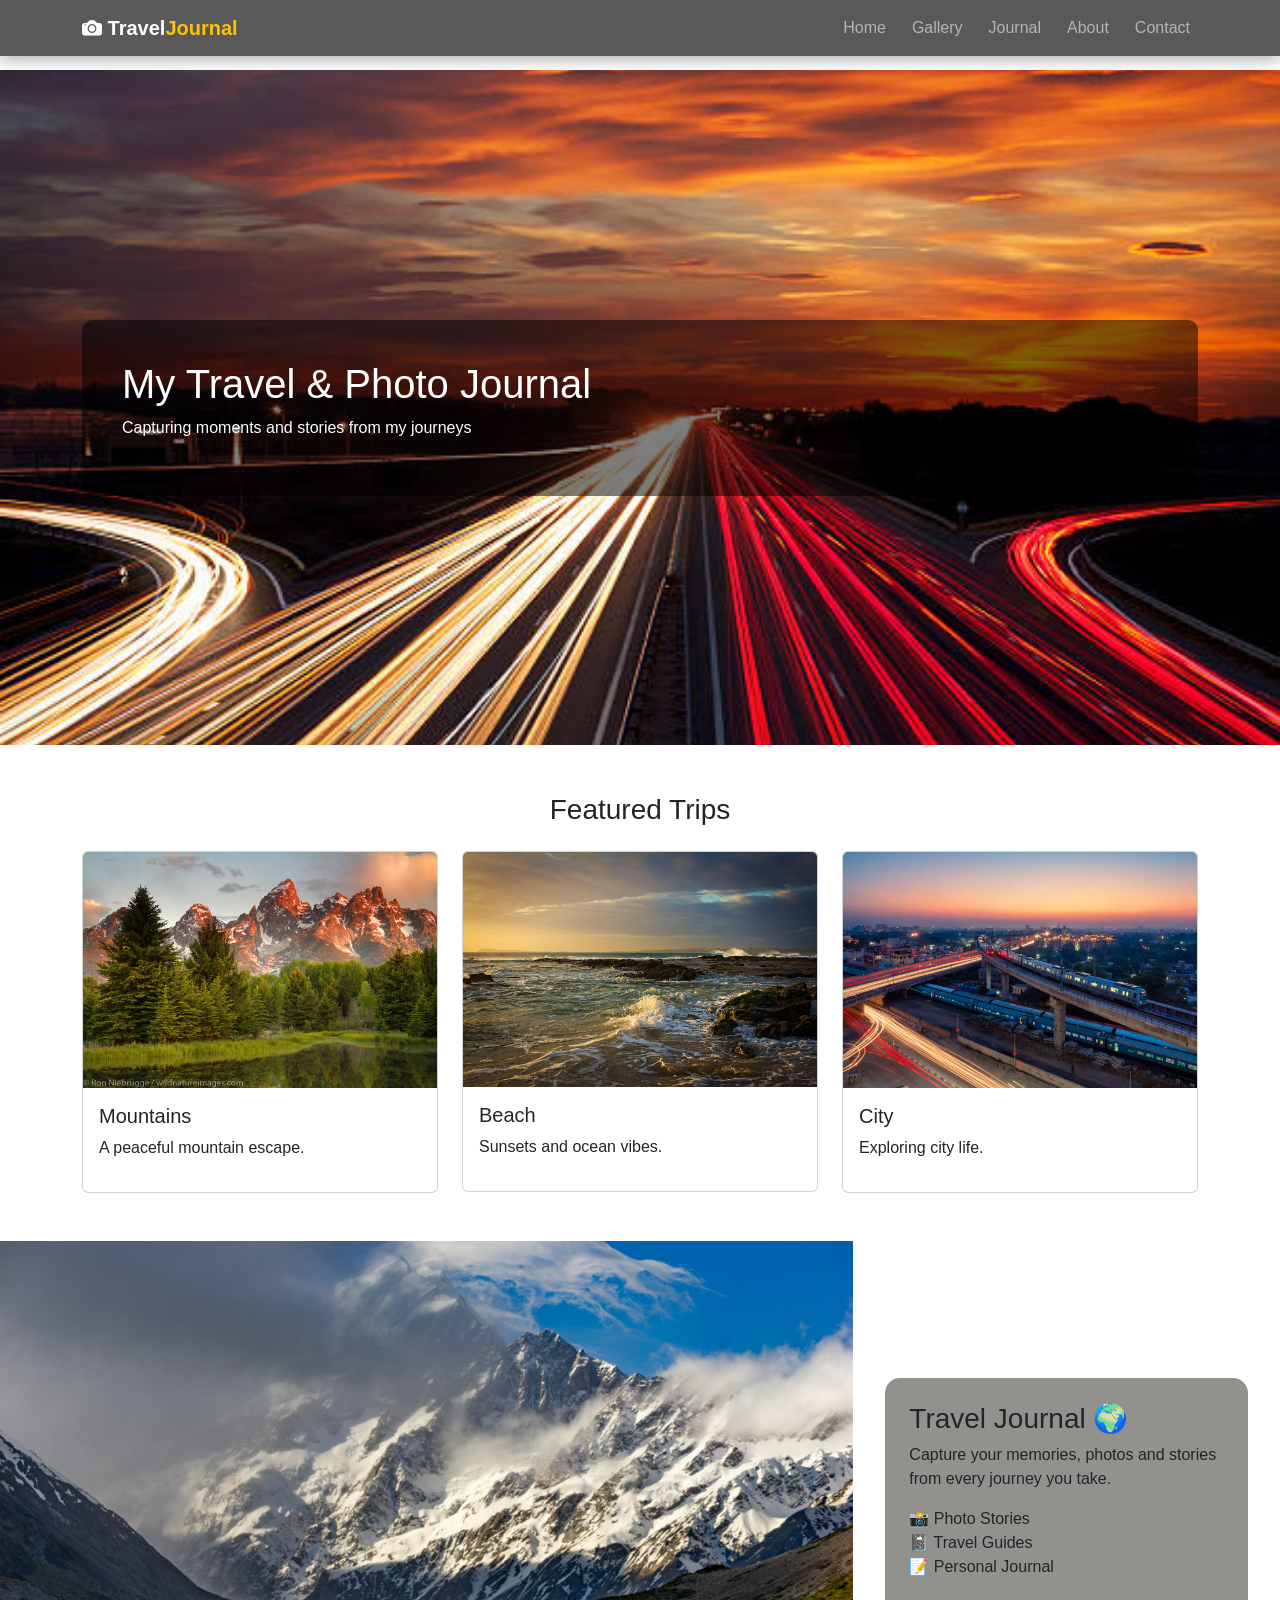
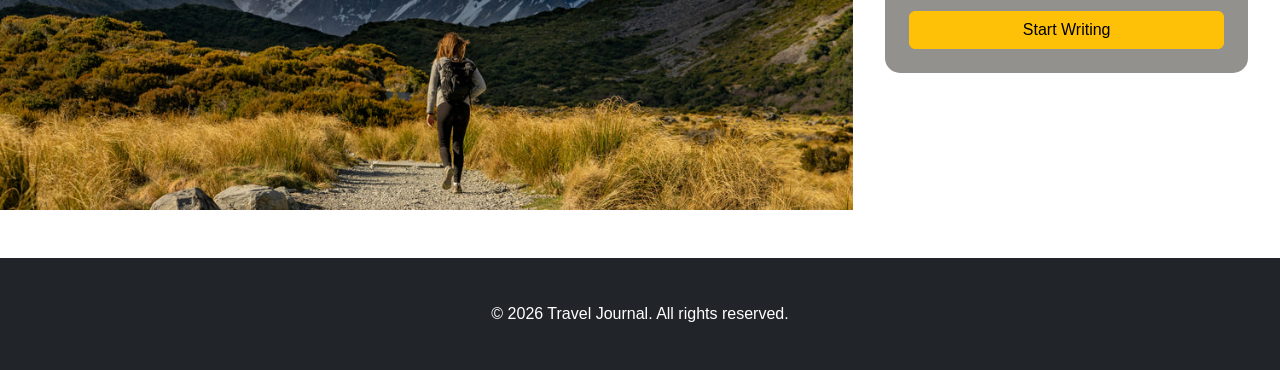
<file: index.html>
<!DOCTYPE html>
<html>

<head>
  <title>Travel Journal</title>

  <link href="https://cdn.jsdelivr.net/npm/bootstrap@5.3.2/dist/css/bootstrap.min.css" rel="stylesheet">
  <link rel="stylesheet" href="https://cdn.jsdelivr.net/npm/bootstrap-icons@1.11.1/font/bootstrap-icons.css">
  <link rel="stylesheet" href="css/style.css">

</head>

<body>
  <div style="height:70px;"></div>


  <!-- Navbar -->
  <nav class="navbar navbar-expand-lg navbar-dark fixed-top glass-nav">
    <div class="container">

      <a class="navbar-brand fw-bold" href="index.html">
        <i class="bi bi-camera-fill"></i>
        Travel<span>Journal</span>
      </a>

      <button class="navbar-toggler" type="button" data-bs-toggle="collapse" data-bs-target="#mainNav">
        <span class="navbar-toggler-icon"></span>
      </button>

      <div class="collapse navbar-collapse" id="mainNav">
        <ul class="navbar-nav ms-auto mb-2 mb-lg-0">

          <li class="nav-item">
            <a class="nav-link" href="index.html">Home</a>
          </li>

          <li class="nav-item">
            <a class="nav-link" href="gallery.html">Gallery</a>
          </li>

          <li class="nav-item">
            <a class="nav-link" href="journal.html">Journal</a>
          </li>

          <li class="nav-item">
            <a class="nav-link" href="about.html">About</a>
          </li>

          <li class="nav-item">
            <a class="nav-link" href="contact.html">Contact</a>
          </li>

        </ul>
      </div>
    </div>
  </nav>


  <!-- Hero -->
  <section class="hero">
    <div class="container">
      <div class="hero-overlay">
        <h1>My Travel & Photo Journal</h1>
        <p>Capturing moments and stories from my journeys</p>
      </div>
    </div>
  </section>

  <!-- Featured Trips -->
  <div class="container my-5">
    <h3 class="text-center mb-4">Featured Trips</h3>

    <div class="row g-4">
      <div class="col-md-4">
        <div class="card">
          <img src="images/adventure-1.jpg" class="card-img-top">
          <div class="card-body">
            <h5>Mountains</h5>
            <p>A peaceful mountain escape.</p>
          </div>
        </div>
      </div>

      <div class="col-md-4">
        <div class="card">
          <img src="images/beach-1.jpg" class="card-img-top">
          <div class="card-body">
            <h5>Beach</h5>
            <p>Sunsets and ocean vibes.</p>
          </div>
        </div>
      </div>

      <div class="col-md-4">
        <div class="card">
          <img src="images/city-life.jpg" class="card-img-top">
          <div class="card-body">
            <h5>City</h5>
            <p>Exploring city life.</p>
          </div>
        </div>
      </div>
    </div>
  </div>

  <!-- Carousel -->
  <!-- CSS Slider -->
  <div class="container-fluid mb-5">
    <div class="row align-items-center">
      <div class="col-lg-8 px-0">
        <div class="css-slider">
          <div class="slides">
            <img src="images/mountain.jpg" alt="Mountains">
            <img src="images/nature.jpg" alt="Nature">
            <img src="images/beach-island.jpg" alt="Beach Island">

            <img src="images/mountain.jpg" alt="Mountains">
          </div>
        </div>
      </div>

      <div class="col-lg-4">
        <div class="travel-side-box p-4">
          <h3>Travel Journal 🌍</h3>
          <p>Capture your memories, photos and stories from every journey you take.</p>

          <ul class="list-unstyled">
            <li>📸 Photo Stories</li>
            <li>📓 Travel Guides</li>
            <li>📝 Personal Journal</li>
          </ul>

          <a href="journal.html" class="btn btn-warning mt-3 w-100">
            Start Writing
          </a>
        </div>
      </div>

    </div>
  </div>

  <!-- Footer -->
  <footer class="bg-dark text-white mt-5">
    <div class="container py-4 text-center">
      <p class="mb-0">© 2026 Travel Journal. All rights reserved.</p>
    </div>
  </footer>

</body>

</html>
</file>
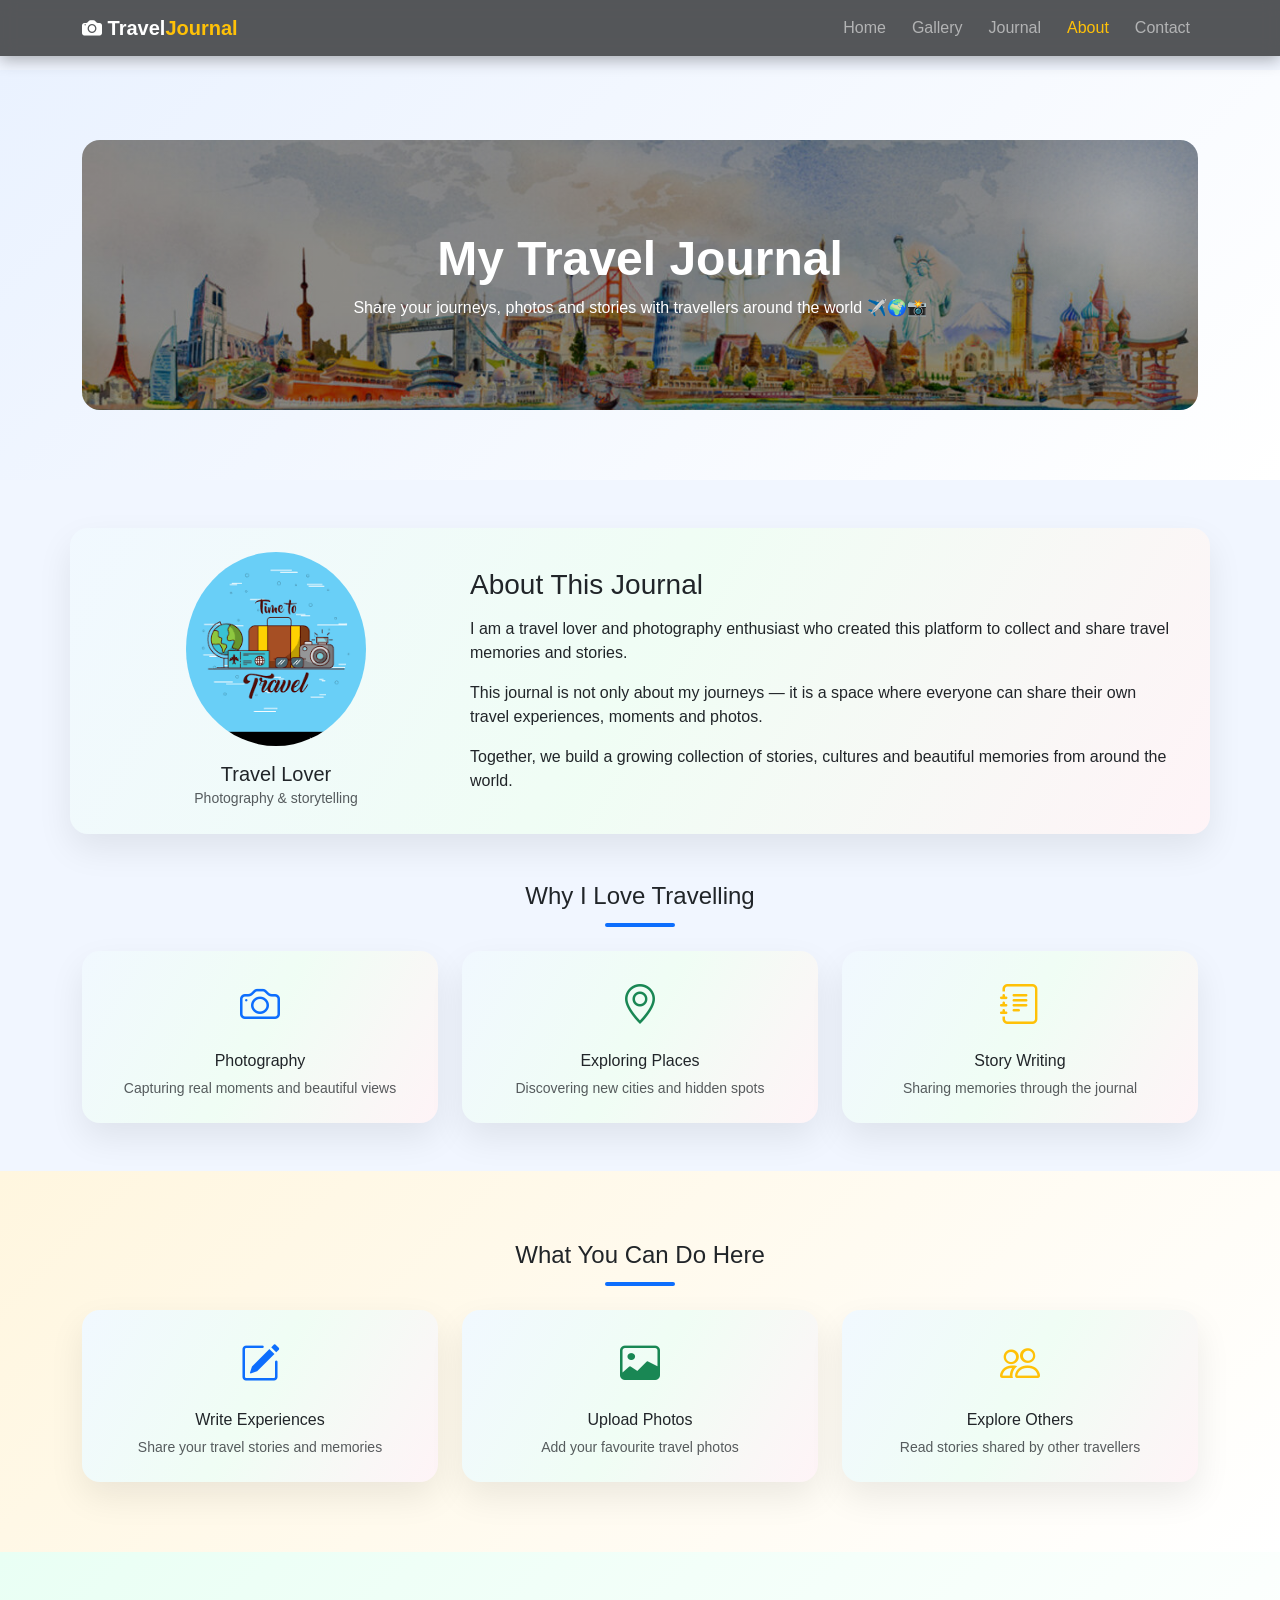
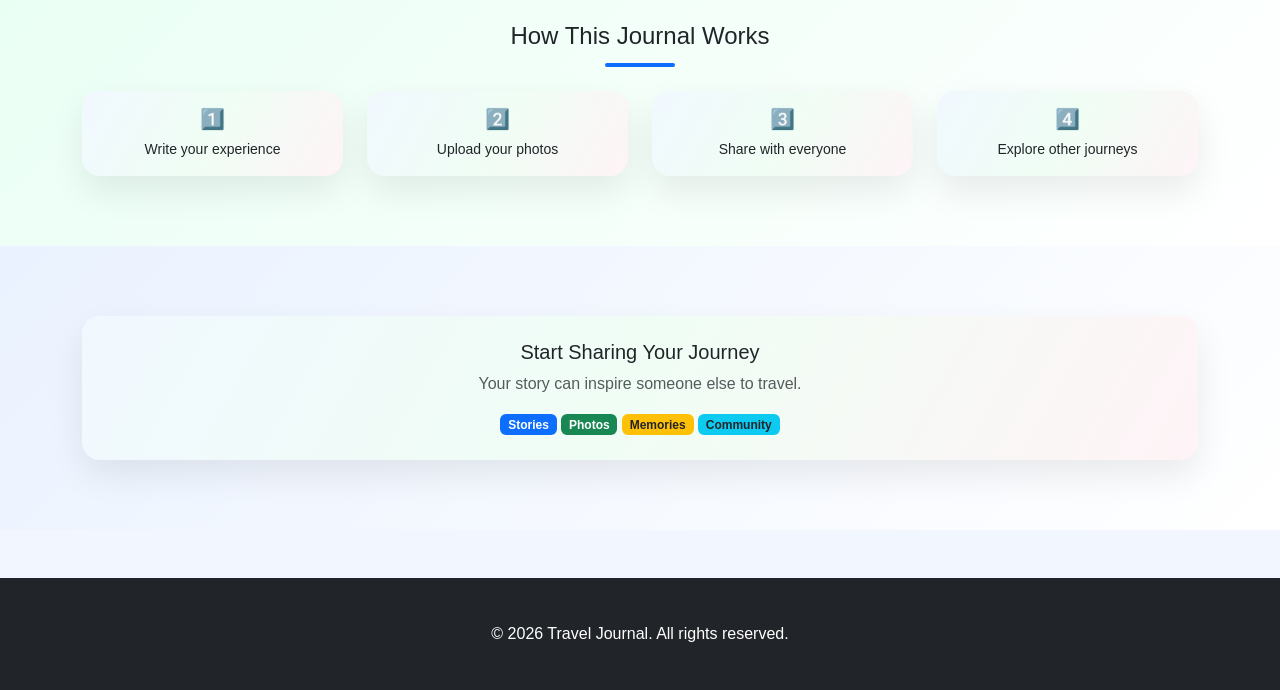
<file: about.html>
<!DOCTYPE html>
<html>

<head>
  <title>About</title>

  <meta name="viewport" content="width=device-width, initial-scale=1">

  <link href="https://cdn.jsdelivr.net/npm/bootstrap@5.3.2/dist/css/bootstrap.min.css" rel="stylesheet">
  <link rel="stylesheet" href="https://cdn.jsdelivr.net/npm/bootstrap-icons@1.11.1/font/bootstrap-icons.css">
  <link rel="stylesheet" href="css/style.css">

  <style>
    body {
      background: #f1f6ff;
    }

    /* Hero section */
    .about-hero {
      background:
        linear-gradient(rgba(0, 0, 0, .45), rgba(0, 0, 0, .45)),
        url("images/travel-journey.jpg") center/cover no-repeat;
      color: white;
      padding: 90px 20px;
      border-radius: 18px;
      position: relative;
      overflow: hidden;
    }

    .about-hero::after {
      content: "";
      position: absolute;
      width: 300px;
      height: 300px;
      background: radial-gradient(circle, rgba(255, 255, 255, .25), transparent 60%);
      top: -80px;
      right: -80px;
    }

    .about-card,
    .fun-box,
    .how-box,
    .closing-card {
      border-radius: 18px;
      box-shadow: 0 15px 35px rgba(0, 0, 0, .08);
      background: #fff;
      position: relative;
      overflow: hidden;
    }

    .fun-box {
      transition: 0.3s ease;
    }

    .fun-box:hover {
      transform: translateY(-10px) scale(1.02);
      box-shadow: 0 20px 45px rgba(0, 0, 0, .15);
    }

    .section-soft-blue {
      background: linear-gradient(135deg, #eaf2ff, #ffffff);
      padding: 70px 0;
    }

    .section-soft-yellow {
      background: linear-gradient(135deg, #fff6df, #ffffff);
      padding: 70px 0;
    }

    .section-soft-green {
      background: linear-gradient(135deg, #e9fff4, #ffffff);
      padding: 70px 0;
    }

    .section-title {
      position: relative;
    }

    .section-title::after {
      content: "";
      width: 70px;
      height: 4px;
      background: #0d6efd;
      display: block;
      margin: 12px auto 0;
      border-radius: 10px;
    }

    @keyframes floaty {

      0%,
      100% {
        transform: translateY(0);
      }

      50% {
        transform: translateY(-8px);
      }
    }

    /* colorful glow overlay */
    .fun-box::before,
    .about-card::before,
    .how-box::before,
    .closing-card::before {
      content: "";
      position: absolute;
      inset: -2px;
      background: linear-gradient(120deg, #4facfe, #43e97b, #fa709a);
      opacity: .08;
      z-index: 0;
    }

    .fun-box>*,
    .about-card>*,
    .how-box>*,
    .closing-card>* {
      position: relative;
      z-index: 1;
    }

  </style>
</head>

<body>

  <div style="height:70px;"></div>

  <!-- NAVBAR -->
  <nav class="navbar navbar-expand-lg navbar-dark fixed-top glass-nav">
    <div class="container">

      <a class="navbar-brand fw-bold" href="index.html">
        <i class="bi bi-camera-fill"></i>
        Travel<span>Journal</span>
      </a>

      <button class="navbar-toggler" type="button" data-bs-toggle="collapse" data-bs-target="#mainNav">
        <span class="navbar-toggler-icon"></span>
      </button>

      <div class="collapse navbar-collapse" id="mainNav">
        <ul class="navbar-nav ms-auto mb-2 mb-lg-0">

          <li class="nav-item"><a class="nav-link" href="index.html">Home</a></li>
          <li class="nav-item"><a class="nav-link" href="gallery.html">Gallery</a></li>
          <li class="nav-item"><a class="nav-link" href="journal.html">Journal</a></li>
          <li class="nav-item"><a class="nav-link active" href="about.html">About</a></li>
          <li class="nav-item"><a class="nav-link" href="contact.html">Contact</a></li>

        </ul>
      </div>
    </div>
  </nav>

  <!-- HERO -->
  <div class="section-soft-blue">
    <div class="container">
      <div class="about-hero text-center">
        <h1 class="fw-bold display-5">My Travel Journal</h1>
        <p class="mt-2 mb-0">
          Share your journeys, photos and stories with travellers around the world ✈️🌍📸
        </p>
      </div>
    </div>
  </div>

  <!-- ABOUT MAIN -->
  <div class="container my-5">
    <div class="row align-items-center about-card p-4">

      <div class="col-md-4 text-center mb-3 mb-md-0">
        <img src="images/about.png" class="img-fluid rounded-circle mb-3" width="180" alt="about">
        <h5 class="mb-0">Travel Lover</h5>
        <small class="text-muted">Photography & storytelling</small>
      </div>

      <div class="col-md-8">
        <h3 class="mb-3">About This Journal</h3>

        <p>
          I am a travel lover and photography enthusiast who created this
          platform to collect and share travel memories and stories.
        </p>

        <p>
          This journal is not only about my journeys — it is a space where
          everyone can share their own travel experiences, moments and photos.
        </p>

        <p class="mb-0">
          Together, we build a growing collection of stories, cultures and
          beautiful memories from around the world.
        </p>
      </div>

    </div>
  </div>

  <!-- WHY I LOVE TRAVELLING -->
  <div class="container my-5">
    <h4 class="text-center mb-4 section-title">Why I Love Travelling</h4>

    <div class="row g-4 text-center">

      <div class="col-md-4">
        <div class="p-4 fun-box h-100">
          <i class="bi bi-camera fs-1 text-primary"></i>
          <h6 class="mt-3">Photography</h6>
          <p class="small text-muted mb-0">
            Capturing real moments and beautiful views
          </p>
        </div>
      </div>

      <div class="col-md-4">
        <div class="p-4 fun-box h-100">
          <i class="bi bi-geo-alt fs-1 text-success"></i>
          <h6 class="mt-3">Exploring Places</h6>
          <p class="small text-muted mb-0">
            Discovering new cities and hidden spots
          </p>
        </div>
      </div>

      <div class="col-md-4">
        <div class="p-4 fun-box h-100">
          <i class="bi bi-journal-text fs-1 text-warning"></i>
          <h6 class="mt-3">Story Writing</h6>
          <p class="small text-muted mb-0">
            Sharing memories through the journal
          </p>
        </div>
      </div>

    </div>
  </div>

  <!-- WHAT YOU CAN DO -->
  <div class="section-soft-yellow">
    <div class="container">

      <h4 class="text-center mb-4 section-title">What You Can Do Here</h4>

      <div class="row g-4 text-center">

        <div class="col-md-4">
          <div class="p-4 fun-box h-100">
            <i class="bi bi-pencil-square fs-1 text-primary"></i>
            <h6 class="mt-3">Write Experiences</h6>
            <p class="small text-muted mb-0">
              Share your travel stories and memories
            </p>
          </div>
        </div>

        <div class="col-md-4">
          <div class="p-4 fun-box h-100">
            <i class="bi bi-image fs-1 text-success"></i>
            <h6 class="mt-3">Upload Photos</h6>
            <p class="small text-muted mb-0">
              Add your favourite travel photos
            </p>
          </div>
        </div>

        <div class="col-md-4">
          <div class="p-4 fun-box h-100">
            <i class="bi bi-people fs-1 text-warning"></i>
            <h6 class="mt-3">Explore Others</h6>
            <p class="small text-muted mb-0">
              Read stories shared by other travellers
            </p>
          </div>
        </div>

      </div>

    </div>
  </div>

  <!-- HOW IT WORKS -->
  <div class="section-soft-green">
    <div class="container">

      <h4 class="text-center mb-4 section-title">How This Journal Works</h4>

      <div class="row g-4">

        <div class="col-md-3 text-center">
          <div class="p-3 how-box h-100">
            <h5>1️⃣</h5>
            <p class="mb-0 small">Write your experience</p>
          </div>
        </div>

        <div class="col-md-3 text-center">
          <div class="p-3 how-box h-100">
            <h5>2️⃣</h5>
            <p class="mb-0 small">Upload your photos</p>
          </div>
        </div>

        <div class="col-md-3 text-center">
          <div class="p-3 how-box h-100">
            <h5>3️⃣</h5>
            <p class="mb-0 small">Share with everyone</p>
          </div>
        </div>

        <div class="col-md-3 text-center">
          <div class="p-3 how-box h-100">
            <h5>4️⃣</h5>
            <p class="mb-0 small">Explore other journeys</p>
          </div>
        </div>

      </div>

    </div>
  </div>

  <!-- FINAL CARD -->
  <div class="section-soft-blue">
    <div class="container">

      <div class="card border-0 p-4 text-center closing-card">

        <h5 class="mb-2">Start Sharing Your Journey</h5>

        <p class="text-muted mb-3">
          Your story can inspire someone else to travel.
        </p>

        <div>
          <span class="badge bg-primary">Stories</span>
          <span class="badge bg-success">Photos</span>
          <span class="badge bg-warning text-dark">Memories</span>
          <span class="badge bg-info text-dark">Community</span>
        </div>

      </div>

    </div>
  </div>

  <!-- FOOTER -->
  <footer class="bg-dark text-white mt-5">
    <div class="container py-4 text-center">
      <p class="mb-0">© 2026 Travel Journal. All rights reserved.</p>
    </div>
  </footer>
  
</body>

</html>
</file>
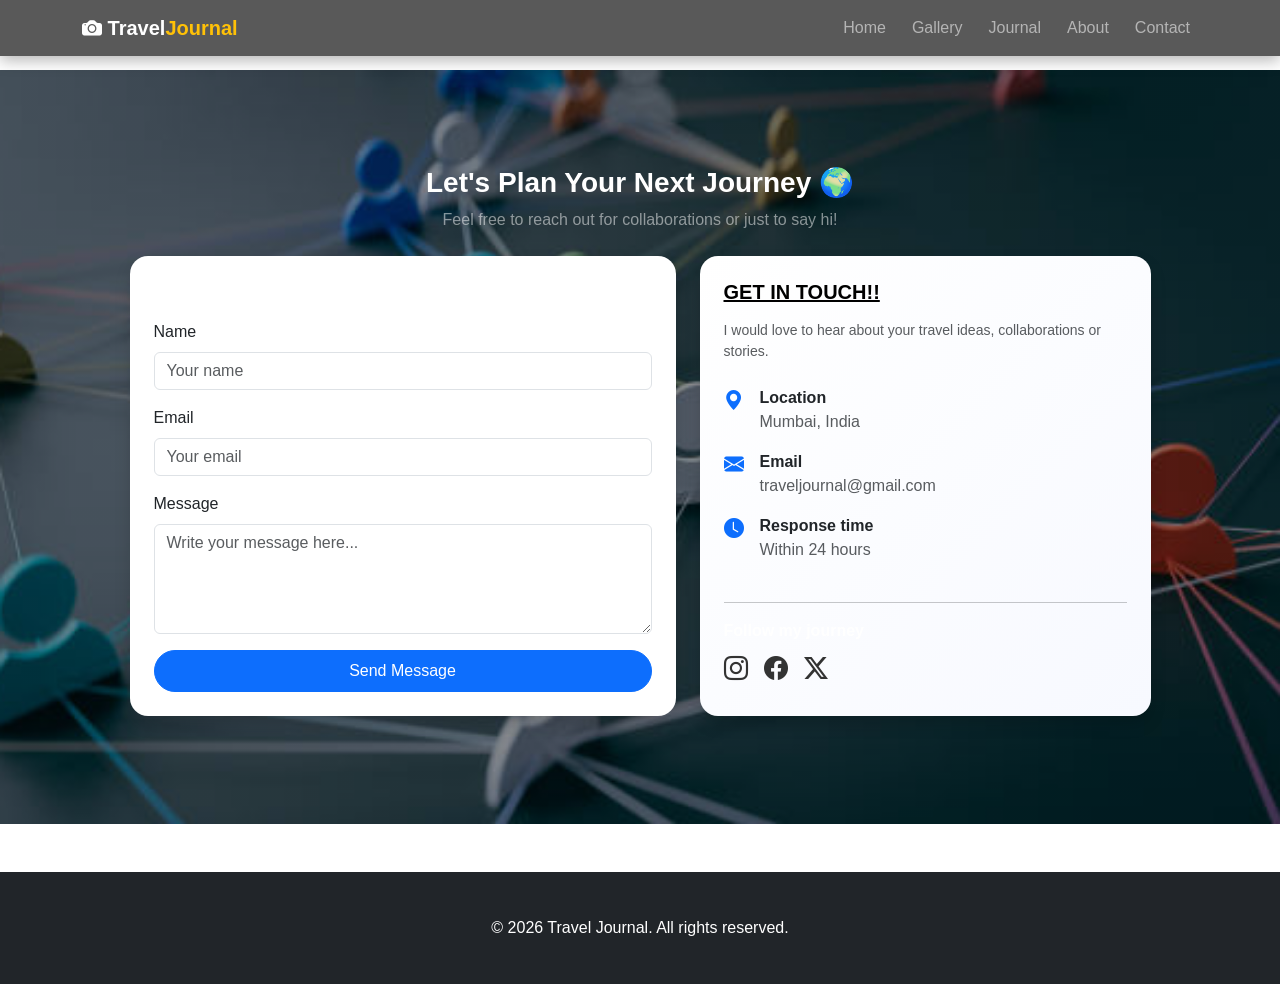
<file: contact.html>
<!DOCTYPE html>
<html lang="en">

<head>
  <meta charset="UTF-8">
  <title>Contact</title>

  <meta name="viewport" content="width=device-width, initial-scale=1">

  <!-- Bootstrap -->
  <link href="https://cdn.jsdelivr.net/npm/bootstrap@5.3.2/dist/css/bootstrap.min.css" rel="stylesheet">

  <!-- Bootstrap Icons -->
  <link rel="stylesheet" href="https://cdn.jsdelivr.net/npm/bootstrap-icons@1.11.1/font/bootstrap-icons.css">

  <!-- Your main CSS -->
  <link rel="stylesheet" href="css/style.css">
</head>

<body>

  <!-- Space for fixed navbar -->
  <div style="height:70px;"></div>

  <!-- Navbar -->
  <nav class="navbar navbar-expand-lg navbar-dark fixed-top glass-nav">
    <div class="container">

      <a class="navbar-brand fw-bold" href="index.html">
        <i class="bi bi-camera-fill"></i>
        Travel<span>Journal</span>
      </a>

      <button class="navbar-toggler" type="button" data-bs-toggle="collapse" data-bs-target="#mainNav">
        <span class="navbar-toggler-icon"></span>
      </button>

      <div class="collapse navbar-collapse" id="mainNav">
        <ul class="navbar-nav ms-auto mb-2 mb-lg-0">

          <li class="nav-item">
            <a class="nav-link" href="index.html">Home</a>
          </li>

          <li class="nav-item">
            <a class="nav-link" href="gallery.html">Gallery</a>
          </li>

          <li class="nav-item">
            <a class="nav-link" href="journal.html">Journal</a>
          </li>

          <li class="nav-item">
            <a class="nav-link" href="about.html">About</a>
          </li>

          <li class="nav-item">
            <a class="nav-link" href="contact.html">Contact</a>
          </li>

        </ul>
      </div>
    </div>
  </nav>


  <!-- Contact Section -->
  <!-- Contact Section -->
  <section class="contact-hero pt-5">

    <div class="container my-5">

      <h3 class="text-center mb-2 text-white fw-bold">Let's Plan Your Next Journey 🌍</h3>
      <p class="text-center text-white-50 mb-4">
        Feel free to reach out for collaborations or just to say hi!
      </p>

      <div class="row justify-content-center g-4">

        <!-- Contact form -->
        <div class="col-md-6">
          <div class="card shadow border-0 p-4 contact-card h-100">

            <h5 class="mb-3">Send a message</h5>

            <form>
              <div class="mb-3">
                <label class="form-label">Name</label>
                <input type="text" class="form-control" placeholder="Your name" required>
              </div>

              <div class="mb-3">
                <label class="form-label">Email</label>
                <input type="email" class="form-control" placeholder="Your email" required>
              </div>

              <div class="mb-3">
                <label class="form-label">Message</label>
                <textarea class="form-control" rows="4" placeholder="Write your message here..." required></textarea>
              </div>

              <button type="submit" class="btn btn-primary w-100 rounded-pill py-2">
                Send Message
              </button>
            </form>

          </div>
        </div>

        <!-- Contact info -->
        <div class="col-md-5">
          <div class="card shadow border-0 p-4 contact-card h-100 info-card">

            <h5 class="mb-3" style="color: black; font-weight: 600; font-family: 'Segoe UI', sans-serif;"><u>GET IN TOUCH!!</u></h5>
            <p class="text-muted small mb-4">
              I would love to hear about your travel ideas, collaborations or stories.
            </p>

            <div class="d-flex align-items-start mb-3">
              <i class="bi bi-geo-alt-fill me-3 text-primary fs-5"></i>
              <div>
                <strong>Location</strong>
                <div class="text-muted">Mumbai, India</div>
              </div>
            </div>

            <div class="d-flex align-items-start mb-3">
              <i class="bi bi-envelope-fill me-3 text-primary fs-5"></i>
              <div>
                <strong>Email</strong>
                <div class="text-muted">traveljournal@gmail.com</div>
              </div>
            </div>

            <div class="d-flex align-items-start mb-4">
              <i class="bi bi-clock-fill me-3 text-primary fs-5"></i>
              <div>
                <strong>Response time</strong>
                <div class="text-muted">Within 24 hours</div>
              </div>
            </div>

            <hr>

            <p class="mb-2 fw-semibold">Follow my journey</p>

            <div class="d-flex gap-3 fs-4 social-icons">
              <a href="#" class="social-link"><i class="bi bi-instagram"></i></a>
              <a href="#" class="social-link"><i class="bi bi-facebook"></i></a>
              <a href="#" class="social-link"><i class="bi bi-twitter-x"></i></a>
            </div>

          </div>

        </div>

      </div>

  </section>


  <!-- Footer -->
  <footer class="bg-dark text-white mt-5">
    <div class="container py-4 text-center">
      <p class="mb-0">© 2026 Travel Journal. All rights reserved.</p>
    </div>
  </footer>


</body>

</html>
</file>
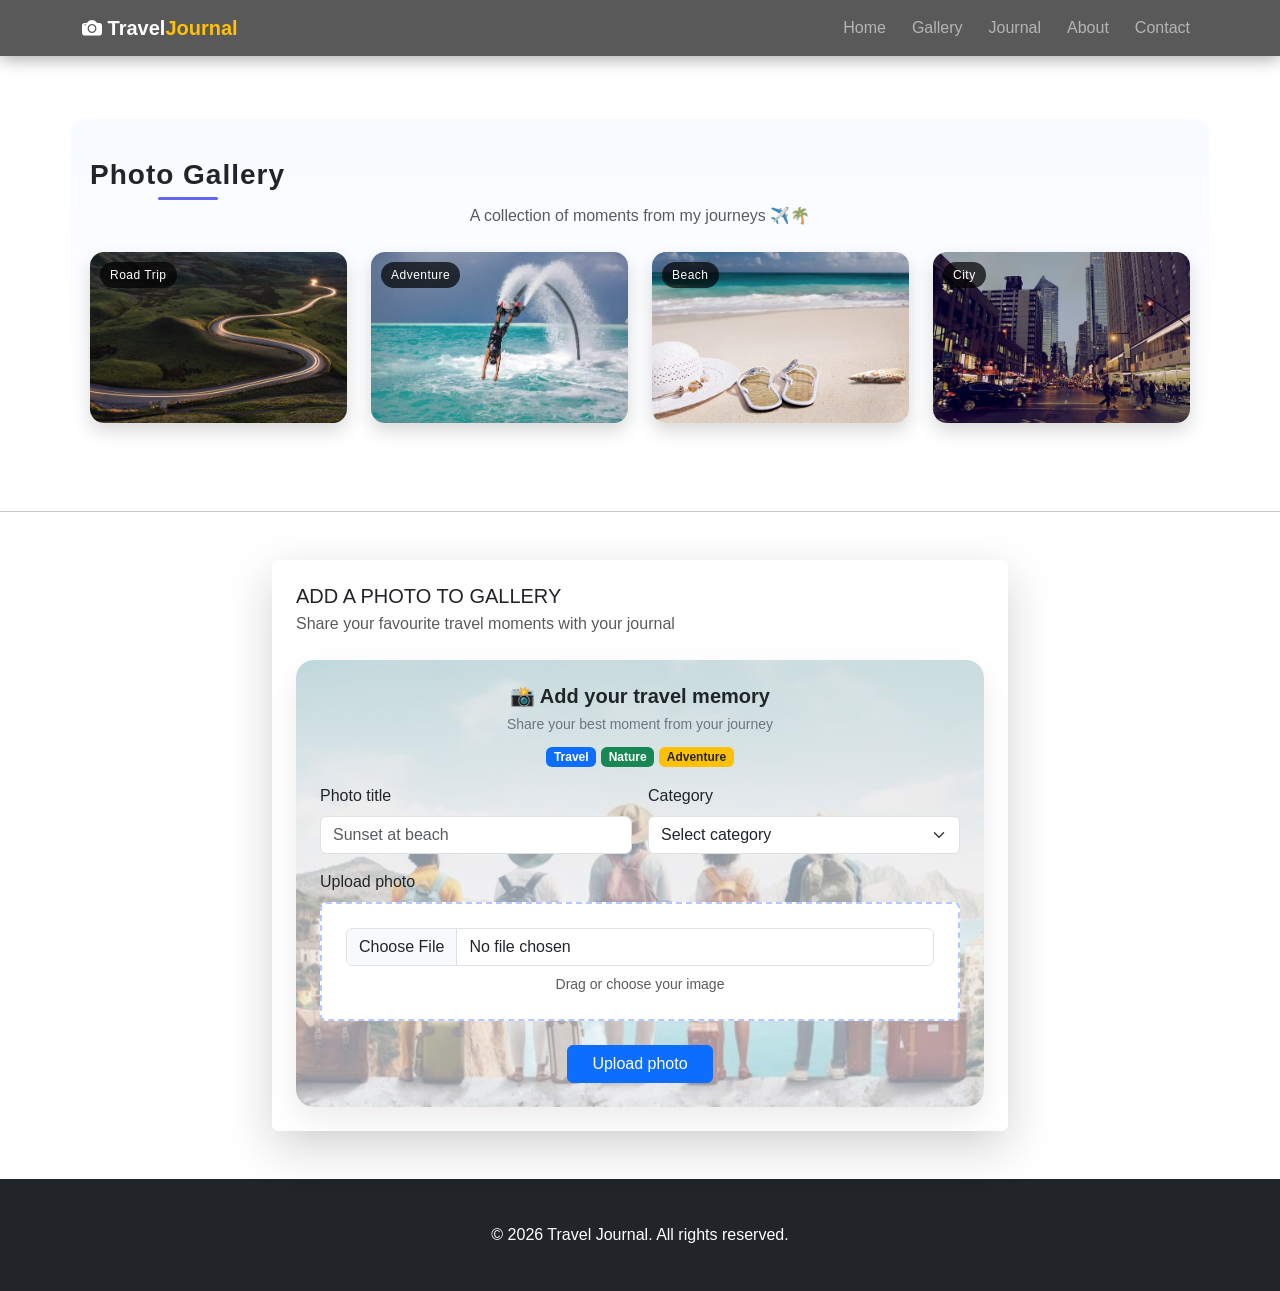
<file: gallery.html>
<!DOCTYPE html>
<html>

<head>
  <title>Gallery</title>
  <link href="https://cdn.jsdelivr.net/npm/bootstrap@5.3.2/dist/css/bootstrap.min.css" rel="stylesheet">
  <link rel="stylesheet" href="https://cdn.jsdelivr.net/npm/bootstrap-icons@1.11.1/font/bootstrap-icons.css">
  <link rel="stylesheet" href="css/style.css">

  <!-- Small UI enhancements -->
  <style>
    .gallery-section{
      padding:40px 20px;
      border-radius:18px;
      background: linear-gradient(180deg,#f8fbff,#ffffff);
    }

    .gallery-img{
      position:relative;
      overflow:hidden;
      border-radius:14px;
    }

    .gallery-img img{
      transition:transform .4s ease;
      width:100%;
      height:100%;
      object-fit:cover;
    }

    .gallery-img:hover img{
      transform:scale(1.08);
    }
  </style>
</head>

<body>

<div style="height:70px;"></div>

<nav class="navbar navbar-expand-lg navbar-dark fixed-top glass-nav">
  <div class="container">

    <a class="navbar-brand fw-bold" href="index.html">
      <i class="bi bi-camera-fill"></i>
      Travel<span>Journal</span>
    </a>

    <button class="navbar-toggler" type="button" data-bs-toggle="collapse" data-bs-target="#mainNav">
      <span class="navbar-toggler-icon"></span>
    </button>

    <div class="collapse navbar-collapse" id="mainNav">
      <ul class="navbar-nav ms-auto mb-2 mb-lg-0">

        <li class="nav-item"><a class="nav-link" href="index.html">Home</a></li>
        <li class="nav-item"><a class="nav-link" href="gallery.html">Gallery</a></li>
        <li class="nav-item"><a class="nav-link" href="journal.html">Journal</a></li>
        <li class="nav-item"><a class="nav-link" href="about.html">About</a></li>
        <li class="nav-item"><a class="nav-link" href="contact.html">Contact</a></li>

      </ul>
    </div>
  </div>
</nav>


<!-- Gallery section -->
<div class="container my-5 gallery-section">

  <h3 class="text-center mb-1 gallery-title">Photo Gallery</h3>
  <p class="text-center text-muted mb-4">
    A collection of moments from my journeys ✈️🌴
  </p>

  <div class="row g-4">

    <div class="col-lg-3 col-md-4 col-sm-6">
      <div class="gallery-img">
        <span class="gallery-badge">Road Trip</span>
        <img src="images/longdrive-1.jpg" class="img-fluid" alt="">
        <div class="gallery-caption">
          <h6>Long Drive</h6>
          <small>Peaceful road trip</small>
        </div>
      </div>
    </div>

    <div class="col-lg-3 col-md-4 col-sm-6">
      <div class="gallery-img">
        <span class="gallery-badge">Adventure</span>
        <img src="images/water-sports.jpg" class="img-fluid" alt="">
        <div class="gallery-caption">
          <h6>Water Sports</h6>
          <small>Fun in the water</small>
        </div>
      </div>
    </div>

    <div class="col-lg-3 col-md-4 col-sm-6">
      <div class="gallery-img">
        <span class="gallery-badge">Beach</span>
        <img src="images/beach-2.jpg" class="img-fluid" alt="">
        <div class="gallery-caption">
          <h6>Beach Escape</h6>
          <small>Relaxing at the beach</small>
        </div>
      </div>
    </div>

    <div class="col-lg-3 col-md-4 col-sm-6">
      <div class="gallery-img">
        <span class="gallery-badge">City</span>
        <img src="images/citylife-1.jpg" class="img-fluid" alt="">
        <div class="gallery-caption">
          <h6>City Life</h6>
          <small>Vibrant city life</small>
        </div>
      </div>
    </div>

  </div>
</div>


<hr class="my-5">


<!-- Upload section -->
<div class="container my-5">

  <div class="row justify-content-center">

    <div class="col-md-10 col-lg-8">

      <div class="card shadow-lg border-0 p-4">

        <h5 class="mb-1 fw-semibo ld">ADD A PHOTO TO GALLERY</h5>
        <p class="text-muted mb-4">
          Share your favourite travel moments with your journal
        </p>

        <div class="upload-card p-4">

          <div class="upload-header mb-3 text-center">
            <h5 class="mb-1">📸 Add your travel memory</h5>
            <small>Share your best moment from your journey</small>

            <div class="mt-2">
              <span class="badge bg-primary">Travel</span>
              <span class="badge bg-success">Nature</span>
              <span class="badge bg-warning text-dark">Adventure</span>
            </div>  
          </div>

          <!-- single form only -->
          <form>

            <div class="row g-3">

              <div class="col-md-6">
                <label class="form-label">Photo title</label>
                <input type="text" class="form-control" placeholder="Sunset at beach" required>
              </div>

              <div class="col-md-6">
                <label class="form-label">Category</label>
                <select class="form-select">
                  <option selected disabled>Select category</option>
                  <option>Road Trip</option>
                  <option>Adventure</option>
                  <option>Beach</option>
                  <option>City</option>
                  <option>Nature</option>
                </select>
              </div>

              <div class="col-12">
                <label class="form-label">Upload photo</label>

                <div class="upload-box text-center p-4 rounded">
                  <input type="file" class="form-control">
                  <p class="mt-2 mb-0 small text-muted">
                    Drag or choose your image
                  </p>
                </div>
              </div>

            </div>

            <div class="text-center mt-4">
              <button type="submit" class="btn btn-primary px-4">
                Upload photo
              </button>
            </div>

          </form>

        </div>

      </div>

    </div>

  </div>

</div>


<footer class="bg-dark text-white mt-5">
  <div class="container py-4 text-center">
    <p class="mb-0">© 2026 Travel Journal. All rights reserved.</p>
  </div>
</footer>

</body>
</html>
</file>
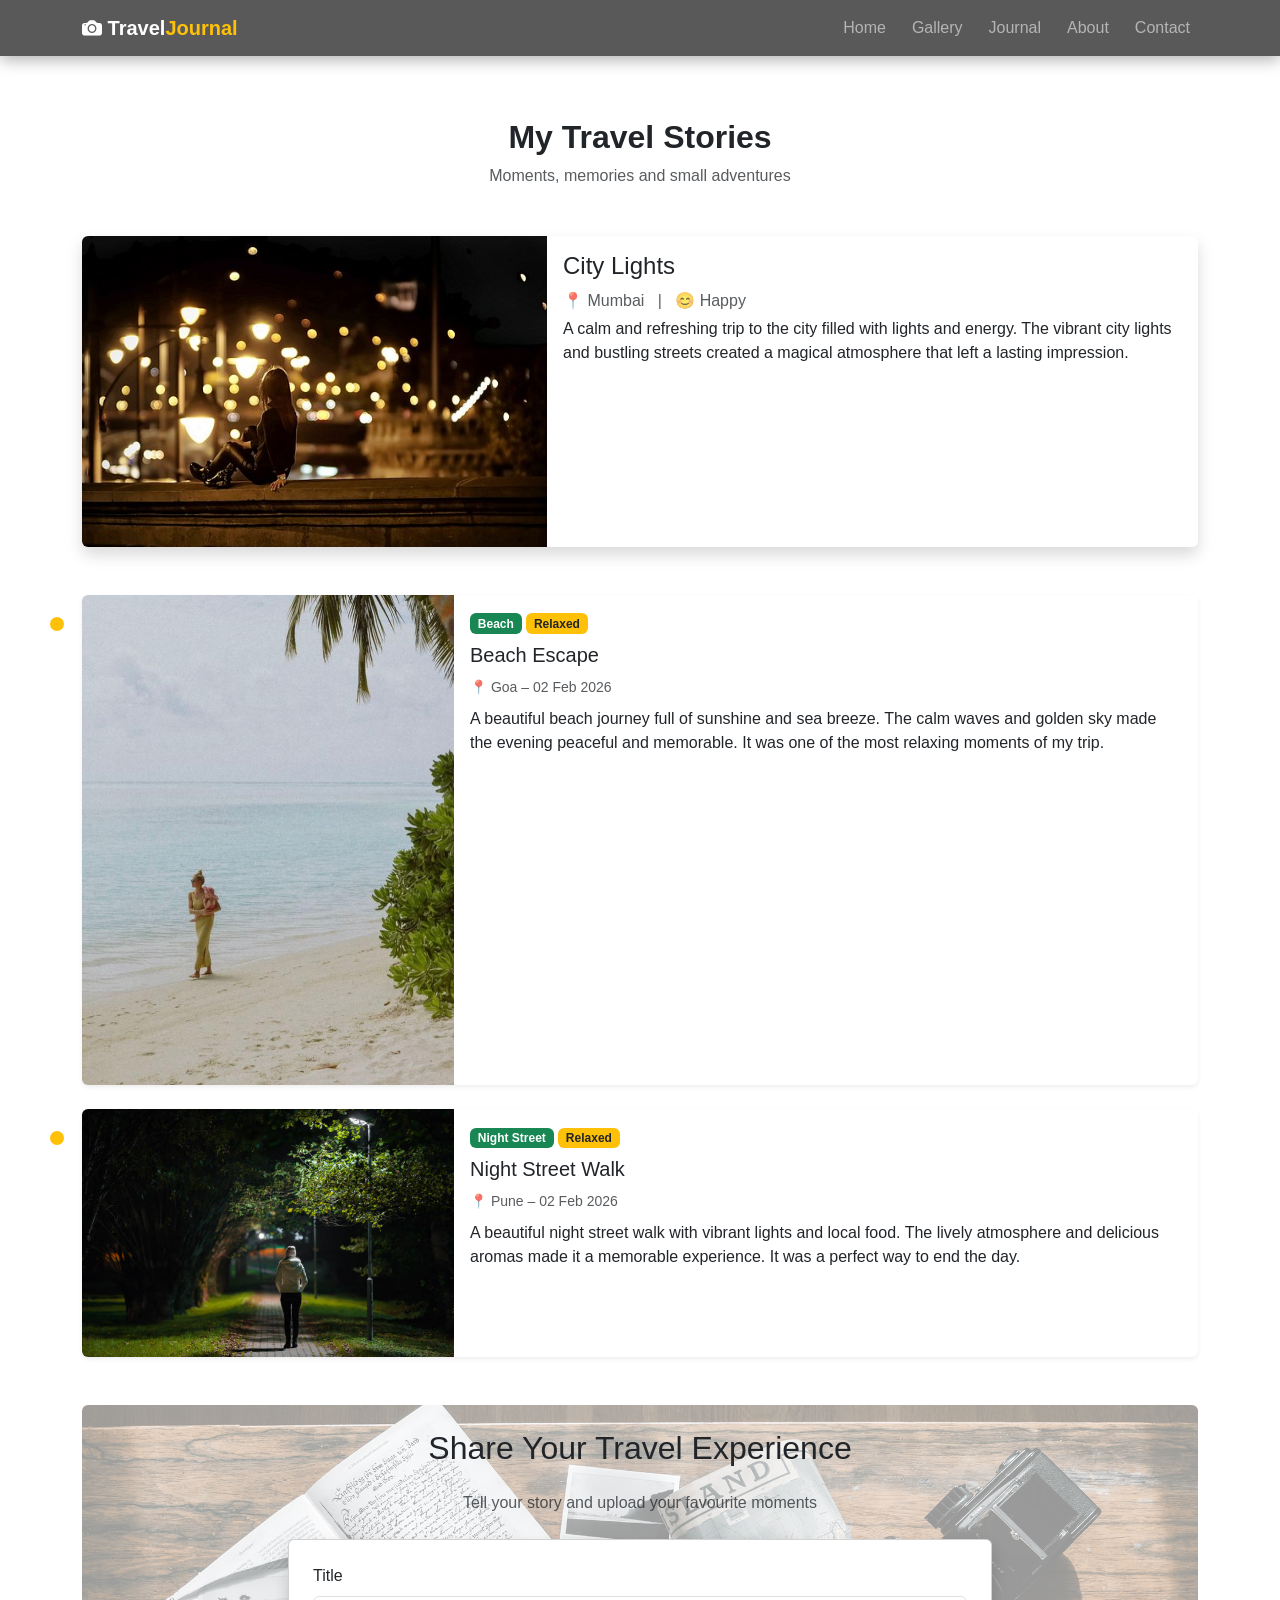
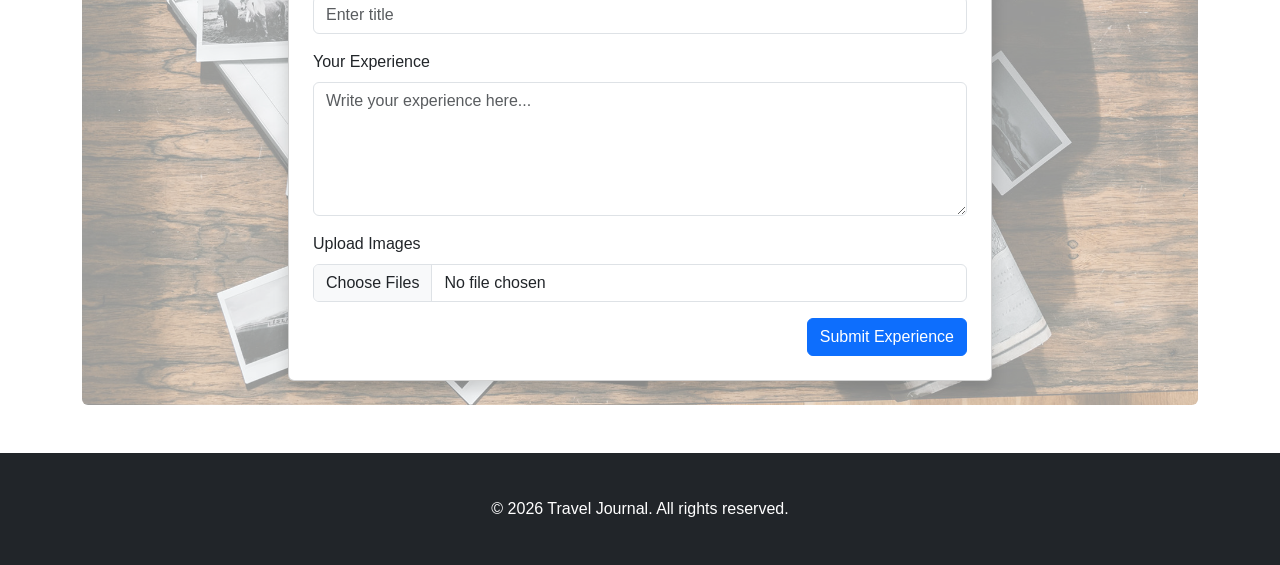
<file: journal.html>
<!DOCTYPE html>
<html>

<head>
  <meta name="viewport" content="width=device-width, initial-scale=1">
  <title>Journal</title>
  <link href="https://cdn.jsdelivr.net/npm/bootstrap@5.3.2/dist/css/bootstrap.min.css" rel="stylesheet">
  <link rel="stylesheet" href="https://cdn.jsdelivr.net/npm/bootstrap-icons@1.11.1/font/bootstrap-icons.css">
  <link rel="stylesheet" href="css/style.css">
</head>

<body>
  <div style="height:70px;"></div>


  <nav class="navbar navbar-expand-lg navbar-dark fixed-top glass-nav">
    <div class="container">

      <a class="navbar-brand fw-bold" href="index.html">
        <i class="bi bi-camera-fill"></i>
        Travel<span>Journal</span>
      </a>

      <button class="navbar-toggler" type="button" data-bs-toggle="collapse" data-bs-target="#mainNav">
        <span class="navbar-toggler-icon"></span>
      </button>

      <div class="collapse navbar-collapse" id="mainNav">
        <ul class="navbar-nav ms-auto mb-2 mb-lg-0">

          <li class="nav-item">
            <a class="nav-link" href="index.html">Home</a>
          </li>

          <li class="nav-item">
            <a class="nav-link" href="gallery.html">Gallery</a>
          </li>

          <li class="nav-item">
            <a class="nav-link" href="journal.html">Journal</a>
          </li>

          <li class="nav-item">
            <a class="nav-link" href="about.html">About</a>
          </li>

          <li class="nav-item">
            <a class="nav-link" href="contact.html">Contact</a>
          </li>

        </ul>
      </div>
    </div>
  </nav>


  <div class="container my-5">

    <!-- Page header -->
    <div class="text-center mb-5">
      <h2 class="fw-bold">My Travel Stories</h2>
      <p class="text-muted">Moments, memories and small adventures</p>

    </div>

    <!-- Featured story -->
    <div class="card mb-5 shadow border-0 journal-feature">
      <div class="row g-0">
        <div class="col-md-5">
          <img src="images/city-lights.jpg" class="img-fluid h-100 rounded-start" style="object-fit:cover;"
            loading="lazy">
        </div>
        <div class="col-md-7">
          <div class="card-body">
            <h4>City Lights</h4>
            <p class="text-muted mb-1">📍 Mumbai &nbsp; | &nbsp; 😊 Happy</p>
            <p>A calm and refreshing trip to the city filled with lights and energy. The vibrant city lights and
              bustling streets created a magical atmosphere that left a lasting impression.</p>
          </div>
        </div>
      </div>
    </div>


    <!-- Timeline -->
    <div class="journal-timeline">

      <!-- Story 1 -->
      <div class="journal-item mb-4">
        <div class="card shadow-sm border-0">

          <div class="row g-0 align-items-stretch">

            <!-- image -->
            <div class="col-md-4">
              <img src="images/beach-sunset.jpg" class="img-fluid h-100 w-100 rounded-start journal-img" loading="lazy">
            </div>

            <!-- text -->
            <div class="col-md-8">
              <div class="card-body">

                <span class="badge bg-success">Beach</span>
                <span class="badge bg-warning text-dark">Relaxed</span>

                <h5 class="mt-2">Beach Escape</h5>
                <small class="text-muted">📍 Goa – 02 Feb 2026</small>

                <p class="mt-2">
                  A beautiful beach journey full of sunshine and sea breeze.
                  The calm waves and golden sky made the evening peaceful and memorable.
                  It was one of the most relaxing moments of my trip.
                </p>

              </div>
            </div>

          </div>

        </div>
      </div>

      <!-- Story 2 -->
      <div class="journal-item mb-4">
        <div class="card shadow-sm border-0">

          <div class="row g-0 align-items-stretch">

            <!-- image -->
            <div class="col-md-4">
              <img src="images/night-street.jpg" class="img-fluid h-100 w-100 rounded-start journal-img" loading="lazy">
            </div>

            <!-- text -->
            <div class="col-md-8">
              <div class="card-body">

                <span class="badge bg-success">Night Street</span>
                <span class="badge bg-warning text-dark">Relaxed</span>

                <h5 class="mt-2">Night Street Walk</h5>
                <small class="text-muted">📍 Pune – 02 Feb 2026</small>

                <p class="mt-2">
                  A beautiful night street walk with vibrant lights and local food. The lively atmosphere and delicious
                  aromas made it a memorable experience. It was a perfect way to end the day.
                </p>

              </div>
            </div>

          </div>

        </div>
      </div>
    </div>

    <section class="my-5 p-4 rounded journal-bg">

      <h2 class="text-center mb-4">Share Your Travel Experience</h2>
      <p class="text-center text-muted mb-4">
        Tell your story and upload your favourite moments
      </p>

      <div class="row justify-content-center">
        <div class="col-md-8">

          <form class="card p-4 shadow">

            <div class="mb-3">
              <label class="form-label">Title</label>
              <input type="text" class="form-control" placeholder="Enter title">
            </div>

            <div class="mb-3">
              <label class="form-label">Your Experience</label>
              <textarea class="form-control" rows="5" placeholder="Write your experience here..."></textarea>
            </div>

            <div class="mb-3">
              <label class="form-label">Upload Images</label>
              <input type="file" class="form-control" multiple accept="image/*">
            </div>

            <div class="text-end">
              <button type="submit" class="btn btn-primary">
                Submit Experience
              </button>
            </div>

          </form>

        </div>
      </div>

    </section>

  </div>
  </div>


  <footer class="bg-dark text-white mt-5">
    <div class="container text-center py-4">
      © 2026 Travel Journal. All rights reserved.
    </div>
  </footer>



</body>

</html>
</file>
<file: css/style.css>
body{
    font-family: 'Segoe UI', sans-serif;
}

.hero{
    background: url("../images/long-drive.jpg");
    background-size: cover;
    background-position: center;
    height: 75vh;
    display: flex;
    align-items: center;
    color: white;
}

.hero-overlay{
    background: rgba(0,0,0,0.5);
    padding: 40px;
    border-radius: 10px;
}

.gallery-img{
    position: relative;
    overflow: hidden;
    border-radius: 16px;
    box-shadow: 0 8px 18px rgba(0,0,0,0.15);
    cursor: pointer;
    transition: transform 0.35s ease, box-shadow 0.35s ease;
}

.gallery-img:hover{
    transform: translateY(-6px);
    box-shadow: 0 18px 35px rgba(0,0,0,0.25);
}

.gallery-img img{
    width: 100%;
    height: 220px;
    object-fit: cover;
    transition: transform 0.4s ease, filter 0.4s ease;
    filter: grayscale(20%);
}

.gallery-img:hover img{
    filter: grayscale(0%);
}

.gallery-caption{
    position: absolute;
    inset: 0;
    background: linear-gradient(to top, rgba(0,0,0,0.65), transparent);
    color: #fff;
    display: flex;
    flex-direction: column;
    justify-content: flex-end;
    padding: 12px;
    opacity: 0;
    transition: opacity 0.3s ease;
}

.gallery-img:hover .gallery-caption{
    opacity: 1;
}

.gallery-badge{
    position: absolute;
    top: 10px;
    left: 10px;
    background: rgba(0,0,0,0.7);
    color: #fff;
    font-size: 12px;
    padding: 4px 10px;
    border-radius: 20px;
    z-index: 2;
    letter-spacing: 0.5px;
}

.gallery-section{
    background: linear-gradient(135deg, #f8fafc, #eef2ff);
    border-radius: 18px;
    padding: 40px 25px;
}

.gallery-title{
    font-weight: 700;
    letter-spacing: 1px;
    position: relative;
    display: inline-block;
    padding-bottom: 8px;
}

.gallery-title::after{
    content: "";
    position: absolute;
    left: 50%;
    bottom: 0;
    width: 60px;
    height: 3px;
    background: #6366f1;
    transform: translateX(-50%);
    border-radius: 5px;
}

footer{
    background:#111;
    color:white;
    padding:20px 0;
}
/* Creative Navbar */

.glass-nav {
    background: rgba(0, 0, 0, 0.65) !important;
    backdrop-filter: blur(8px);
    box-shadow: 0 4px 15px rgba(0,0,0,0.3);
}

.navbar-brand span {
    color: #ffc107;
}

.nav-link {
    position: relative;
    margin-left: 10px;
}

.nav-link::after {
    content: "";
    position: absolute;
    left: 0;
    bottom: 4px;
    width: 0%;
    height: 2px;
    background-color: #ffc107;
    transition: 0.3s;
}

.nav-link:hover::after {
    width: 100%;
}

.nav-link.active {
    color: #ffc107 !important;
}

.carousel-img{
  width: 100%;
  height: auto;
  display: block;
}

.contact-card{
  border-radius: 16px;
}

.social-icons i{
  cursor: pointer;
  transition: transform 0.2s ease;
}

.social-icons i:hover{
  transform: scale(1.2);
}

/* Creative background for contact page */
.contact-hero{
  background:
    linear-gradient(rgba(0,0,0,.45), rgba(0,0,0,.45)),
    url("../images/contact-bg.jpg") center/cover no-repeat;
  padding:60px 0;
}


/* Make headings readable on image */
.contact-hero h3,
.contact-hero h5,
.contact-hero p{
  color: #fff;
}

/* Cards still white and clean */
.contact-card{
  border-radius:18px;
  backdrop-filter: blur(6px);
  transition: 0.3s ease;
  background-color: #ffffff;
}


.info-card{
    background: linear-gradient(135deg, #ffffff, #f7f9ff);
}

.social-link{
    color: #333;
    transition: all 0.3s ease;
}

.social-link:hover{
    color: #0d6efd;
    transform: translateY(-3px) scale(1.1);
}

.css-slider{
  width: 100%;
  overflow: hidden;
}

.slides{
  display: flex;
  animation: slideLoop 12s linear infinite;
}

.slides img{
  width: 100%;
  flex: 0 0 100%;
  object-fit: cover;
}

@keyframes slideLoop{

  /* slide 1 */
  0%   { transform: translateX(0%); }
  20%  { transform: translateX(0%); }

  /* move to slide 2 */
  30%  { transform: translateX(-100%); }
  50%  { transform: translateX(-100%); }

  /* move to slide 3 */
  60%  { transform: translateX(-200%); }
  80%  { transform: translateX(-200%); }

  /* move to cloned slide 1 */
  100% { transform: translateX(-300%); }
}

.travel-side-box {
    background-color: #92918e;
    border-radius: 15px;
    margin: 20px;
}

.journal-timeline{
    position: relative;
}

.journal-item{
  position: relative;
}

.journal-item::before{
  content: "";
  width: 14px;
  height: 14px;
  background: #ffc107;
  border-radius: 50%;
  position: absolute;
  left: -32px;
  top: 22px;
}

.journal-feature img{
  min-height: 230px;
}

.journal-img{
  object-fit: cover;
  min-height: 140px;
  height: 240px;
}

.journal-bg{
    background:
        linear-gradient(
            rgba(255,255,255,0.6),
            rgba(255,255,255,0.6)
        ),
        url("../images/journal-bg.jpg");

    background-size: cover;
    background-position: center;
    border-radius: 16px;
    padding: 40px 20px;
}

.upload-card{
    position: relative;
    border-radius: 18px;
    overflow: hidden;

    /* ↓ lighter overlay so image is more visible */
    background:
      linear-gradient(rgba(222, 228, 236, 0.6), rgba(238,244,255,0.60)),
      url("../images/gallery-bg.jpg");

    background-size: cover;
    background-position: center;

    box-shadow: 0 12px 30px rgba(0,0,0,0.08);
    transition: transform .3s ease;

    /* ↓ make the card taller */
    min-height: 360px;

    /* ↓ give more breathing space */
    padding: 35px;
}


.upload-card:hover{
    transform: translateY(-4px);
}

.upload-header h5{
    font-weight: 600;
}

.upload-header small{
    color: #6c757d;
}

.upload-box{
    border: 2px dashed #b6c7ff;
    border-radius: 12px;
    padding: 18px;
    text-align: center;
    background-color: #ffffff;
}

.upload-box input{
    cursor: pointer;
}
</file>
